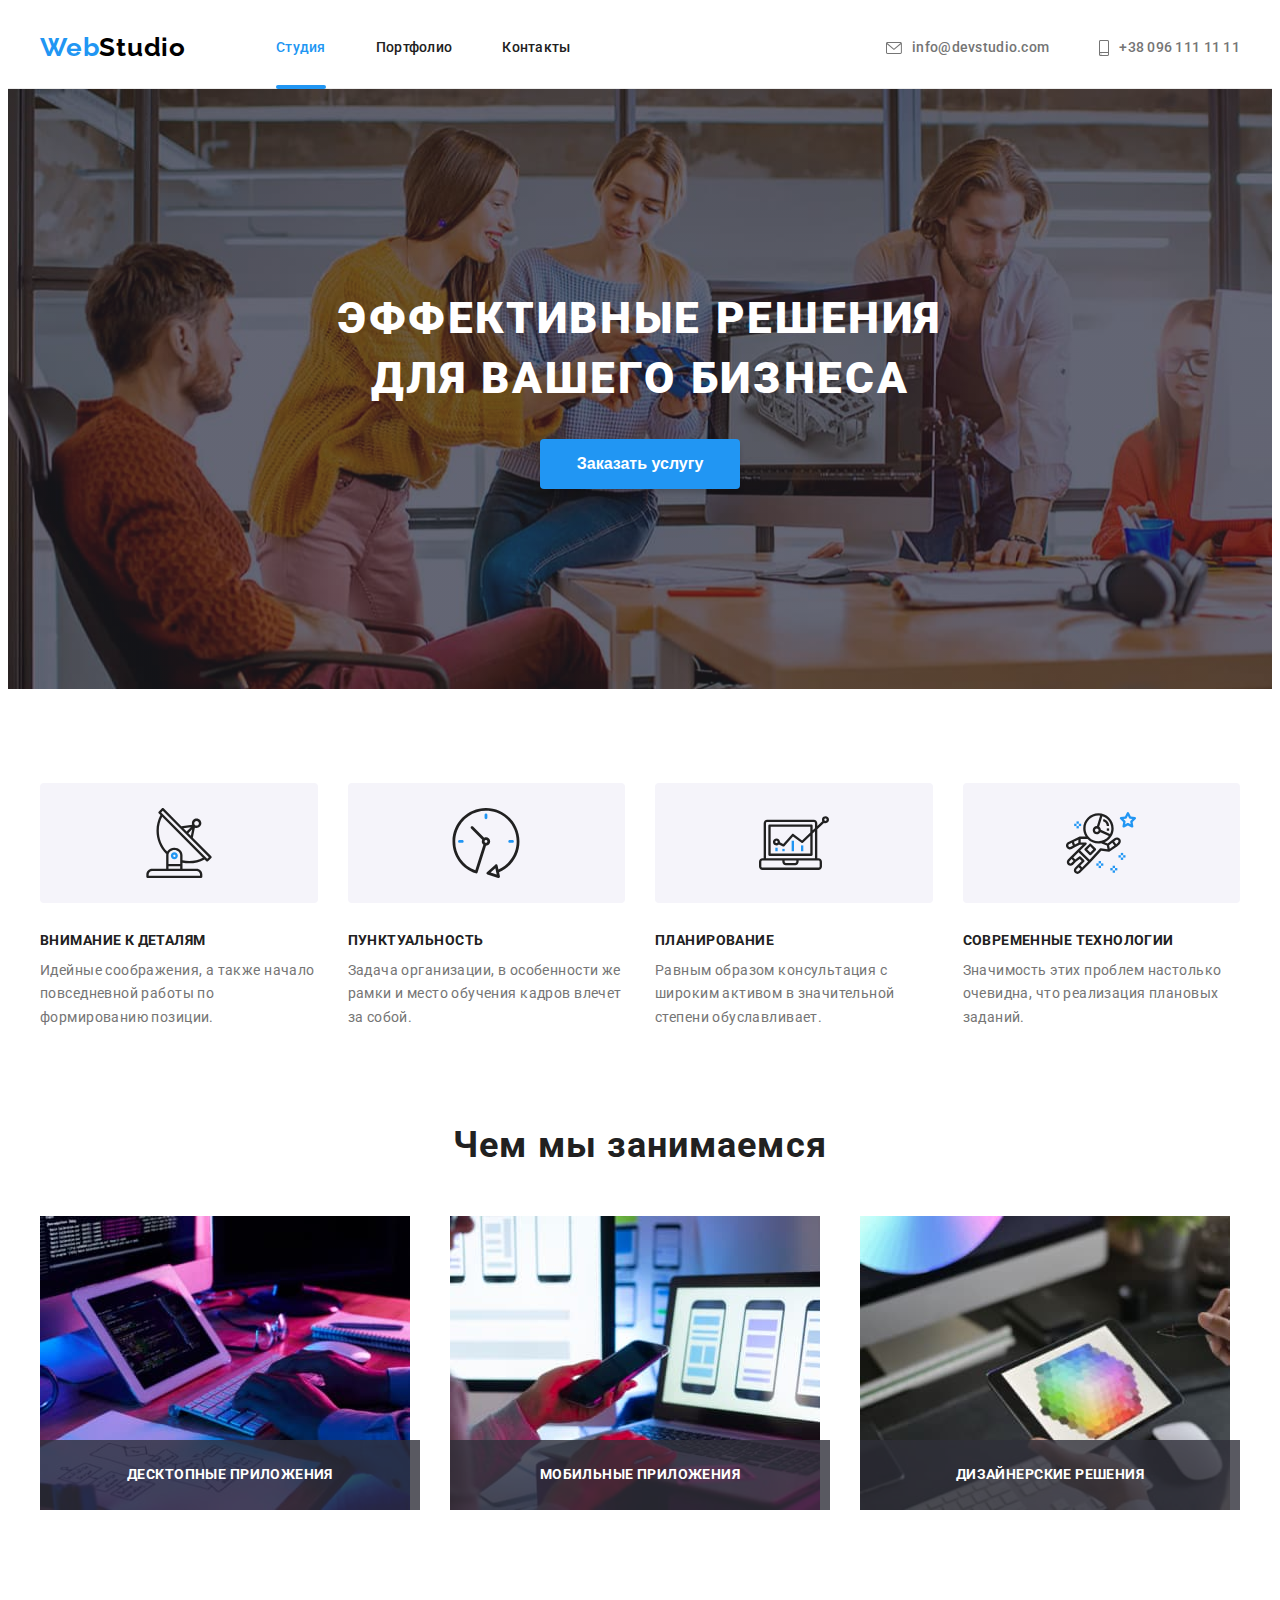
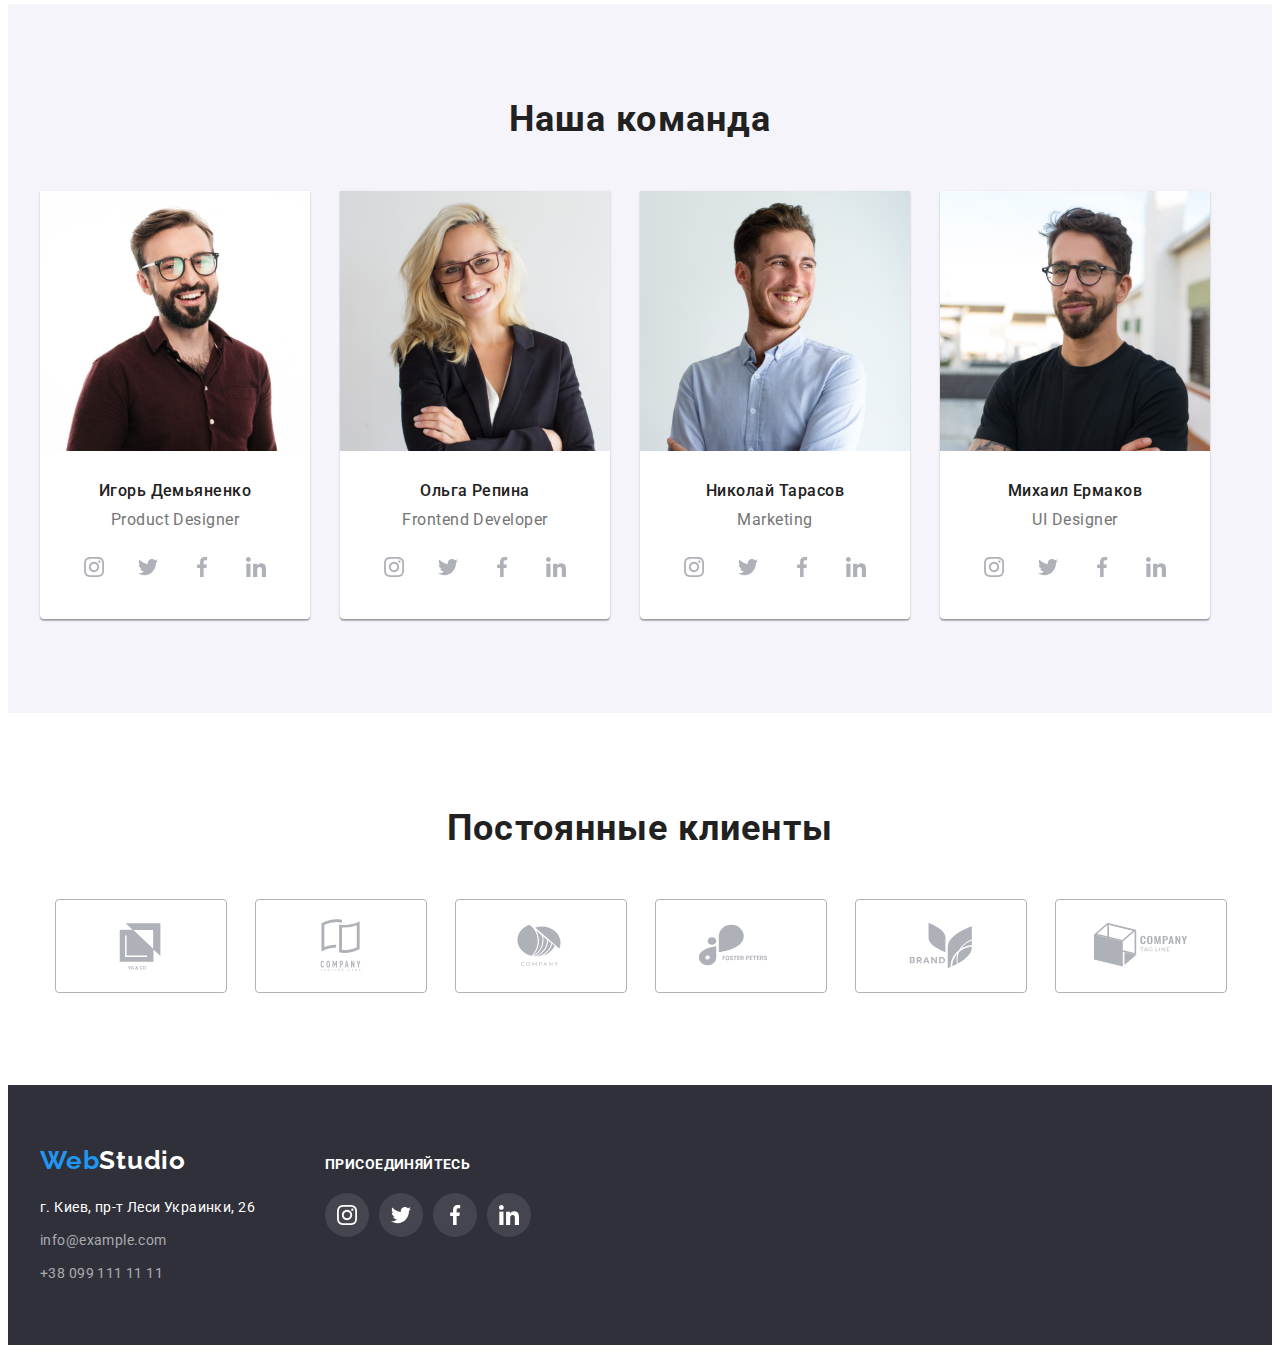
<file: index.html>
<!DOCTYPE html>
<html lang="ru">
<head>
    <meta charset="UTF-8">
    <meta http-equiv="X-UA-Compatible" content="IE=edge">
    <meta name="viewport" content="width=device-width, initial-scale=1.0">
    <title>goit-markup-hw-02</title>
    <link rel="preconnect" href="https://fonts.googleapis.com">
    <link rel="preconnect" href="https://fonts.gstatic.com" crossorigin>
    <link href="https://fonts.googleapis.com/css2?family=Raleway:wght@700&family=Roboto:wght@400;500;700;900&display=swap"
          rel="stylesheet">
    <link rel="stylesheet" href="https://cdnjs.cloudflare.com/ajax/libs/modern-normalize/1.1.0/modern-normalize.min.css"
          integrity="sha512-wpPYUAdjBVSE4KJnH1VR1HeZfpl1ub8YT/NKx4PuQ5NmX2tKuGu6U/JRp5y+Y8XG2tV+wKQpNHVUX03MfMFn9Q=="
          crossorigin="anonymous" referrerpolicy="no-referrer" />
    <link rel="stylesheet" href="./css/styles.css">
</head>
<body>

            <!----------------------HEADER---------------------->

<header class="page-header">
    <div class="container page-header-container">
        <nav class="navigation">
            <a class="link logo logo-header" href="#" lang="en">Web<span class="logo-dark">Studio</span></a>
            <ul class="list navigation-list">
                <li class="navigation-list-item"><a class="link navigation-link-item current" href="#">Студия</a></li>
                <li class="navigation-list-item"><a class="link navigation-link-item " href="./portfolio.html">Портфолио</a></li>
                <li class="navigation-list-item"><a class="link navigation-link-item" href="#">Контакты</a></li>
            </ul>
        </nav>
        <ul class="list contact-list-header">
            <li class="contact-list-header-item">
                <a class="link contact-link-header-item" href="mailto:info@devstudio.com">
                    <svg class="icon-header" width="16" height="12">
                        <use href="./images/icons.svg#icon-envelope"></use>
                    </svg>info@devstudio.com
                </a>
            </li>
            <li class="contact-list-header-item">
                <a class="link contact-link-header-item" href="tel:+380961111111">
                    <svg class="icon-header" width="10" height="16">
                        <use href="./images/icons.svg#icon-smartphone"></use>
                    </svg>+38 096 111 11 11

                </a>
            </li>
        </ul>
    </div>
</header>

<main>

            <!-----------------------HERO---------------------->

<section class="order">
<div class="container">
    <h1 class="order-title">Эффективные решения <br> для вашего бизнеса</h1>
    <button class="modal-butten" type="button" data-modal-open>Заказать услугу</button>
</div>
</section>

            <!------------------FEATURES------------------------>

<section class="features section">
<div class="container">
    <h2 class="visually-hidden">Преимущества</h2>
    
    <ul class="list features-list">
        <li class="features-list-item">
            <div class="features-card">
                <svg class="features-icon" width="70" height="70">
                    <use href="./images/icons.svg#icon-antenna"></use>
                </svg>
            </div>
            <h3 class="features-title-item">Внимание к деталям</h3>
            <p class="features-text">Идейные соображения, а также начало повседневной работы по формированию позиции.</p>
        </li>
        <li class="features-list-item">
            <div class="features-card">
                <svg class="features-icon" width="70" height="70">
                    <use href="./images/icons.svg#icon-clock"></use>
                </svg>
            </div>
            <h3 class="features-title-item">Пунктуальность</h3>
            <p class="features-text">Задача организации, в особенности же рамки и место обучения кадров влечет за собой.</p>
        </li>
        <li class="features-list-item">
            <div class="features-card">
                <svg class="features-icon" width="70" height="70">
                    <use href="./images/icons.svg#icon-diagram"></use>
                </svg>
            </div>
            <h3 class="features-title-item">Планирование</h3>
            <p class="features-text">Равным образом консультация с широким активом в значительной степени обуславливает.</p>
        </li>
        <li class="features-list-item">
            <div class="features-card">
                <svg class="features-icon" width="70" height="70">
                    <use href="./images/icons.svg#icon-astronaut"></use>
                </svg>
            </div>
            <h3 class="features-title-item">Современные технологии</h3>
            <p class="features-text">Значимость этих проблем настолько очевидна, что реализация плановых заданий.</p>
        </li>
    </ul>
</div>
</section>

                    <!--------------------ACTIVITY----------------->

<section class="activity section">
<div class="container">
    <h2 class="activity-title">Чем мы занимаемся</h2>
   <ul class="list activity-list">
        <li class="activity-image">
            <img src="./images/activity/box-1.jpg" alt="верстка" width="370" height="294">
            <p class="activity-lable">Десктопные приложения</p>
        </li>
        <li class="activity-image">
            <img src="./images/activity/box-2.jpg" alt="дизайн" width="370" height="294">
            <p class="activity-lable">Мобильные приложения</p>
        </li>
        <li class="activity-image">
            <img src="./images/activity/box-3.jpg" alt="внешнее оформление" width="370" height="294">
            <p class="activity-lable">Дизайнерские решения</p>
        </li>
   </ul>
</div>
</section>

                     <!------------------OUR TEAM------------------>

<section class="our-team section">
<div class="container">
    <h2 class="our-team-title">Наша команда</h2>
    <ul class="list our-team-list">
        <li class="our-team-item">
        <img class="our-team-image" src="./images/our-team/igor.jpg" alt="работник игорь" width="270" height="260">
        <div class="our-team-bottom-part">
        <h3 class="our-team-name">Игорь Демьяненко</h3>
        <p class="our-team-text" lang="en">Product Designer</p>
        <ul class="social-list list">
            <li class="social-list-item">
                <a href="" class="social-list-link">
                    <svg class="social-list-icon" width="20" height="20">
                        <use href="./images/icons.svg#icon-instagram"></use>
                    </svg>
                </a>
            </li>
            <li class="social-list-item">
                <a href="" class="social-list-link">
                    <svg class="social-list-icon" width="20" height="20">
                        <use href="./images/icons.svg#icon-twitter"></use>
                    </svg>
                </a>
            </li>
            <li class="social-list-item">
                <a href="" class="social-list-link">
                    <svg class="social-list-icon" width="20" height="20">
                        <use href="./images/icons.svg#icon-facebook"></use>
                    </svg>
                </a>
            </li>
            <li class="social-list-item">
                <a href="" class="social-list-link">
                    <svg class="social-list-icon" width="20" height="20">
                        <use href="./images/icons.svg#icon-linkedin"></use>
                    </svg>
                </a>
            </li>
        </ul>
        </div>
        </li>
        <li class="our-team-item">
            <img class="our-team-image" src="./images/our-team/olga.jpg" alt="работник ольга" width="270" height="260">
            <div class="our-team-bottom-part"><h3 class="our-team-name">Ольга Репина</h3>
            <p class="our-team-text" lang="en">Frontend Developer</p>
        <ul class="social-list list">
            <li class="social-list-item">
                <a href="" class="social-list-link">
                    <svg class="social-list-icon" width="20" height="20">
                        <use href="./images/icons.svg#icon-instagram"></use>
                    </svg>
                </a>
            </li>
            <li class="social-list-item">
                <a href="" class="social-list-link">
                    <svg class="social-list-icon" width="20" height="20">
                        <use href="./images/icons.svg#icon-twitter"></use>
                    </svg>
                </a>
            </li>
            <li class="social-list-item">
                <a href="" class="social-list-link">
                    <svg class="social-list-icon" width="20" height="20">
                        <use href="./images/icons.svg#icon-facebook"></use>
                    </svg>
                </a>
            </li>
            <li class="social-list-item">
                <a href="" class="social-list-link">
                    <svg class="social-list-icon" width="20" height="20">
                        <use href="./images/icons.svg#icon-linkedin"></use>
                    </svg>
                </a>
            </li>
        </ul>
        </div>
        </li>
        <li class="our-team-item">
            <img class="our-team-image" src="./images/our-team/nikolai.jpg" alt="работник николай" width="270" height="260">
            <div class="our-team-bottom-part"><h3 class="our-team-name">Николай Тарасов</h3>
            <p class="our-team-text" lang="en">Marketing</p>
        <ul class="social-list list">
            <li class="social-list-item">
                <a href="" class="social-list-link">
                    <svg class="social-list-icon" width="20" height="20">
                        <use href="./images/icons.svg#icon-instagram"></use>
                    </svg>
                </a>
            </li>
            <li class="social-list-item">
                <a href="" class="social-list-link">
                    <svg class="social-list-icon" width="20" height="20">
                        <use href="./images/icons.svg#icon-twitter"></use>
                    </svg>
                </a>
            </li>
            <li class="social-list-item">
                <a href="" class="social-list-link">
                    <svg class="social-list-icon" width="20" height="20">
                        <use href="./images/icons.svg#icon-facebook"></use>
                    </svg>
                </a>
            </li>
            <li class="social-list-item">
                <a href="" class="social-list-link">
                    <svg class="social-list-icon" width="20" height="20">
                        <use href="./images/icons.svg#icon-linkedin"></use>
                    </svg>
                </a>
            </li>
        </ul>
        </div>
        </li>
        <li class="our-team-item">
            <img class="our-team-image" src="./images/our-team/mihail.jpg" alt="работник михаил" width="270" height="260">
            <div class="our-team-bottom-part"><h3 class="our-team-name">Михаил Ермаков</h3>
            <p class="our-team-text" lang="en">UI Designer</p>
        <ul class="social-list list">
            <li class="social-list-item">
                <a href="" class="social-list-link">
                    <svg class="social-list-icon" width="20" height="20">
                        <use href="./images/icons.svg#icon-instagram"></use>
                    </svg>
                </a>
            </li>
            <li class="social-list-item">
                <a href="" class="social-list-link">
                    <svg class="social-list-icon" width="20" height="20">
                        <use href="./images/icons.svg#icon-twitter"></use>
                    </svg>
                </a>
            </li>
            <li class="social-list-item">
                <a href="" class="social-list-link">
                    <svg class="social-list-icon" width="20" height="20">
                        <use href="./images/icons.svg#icon-facebook"></use>
                    </svg>
                </a>
            </li>
            <li class="social-list-item">
                <a href="" class="social-list-link">
                    <svg class="social-list-icon" width="20" height="20">
                        <use href="./images/icons.svg#icon-linkedin"></use>
                    </svg>
                </a>
            </li>
        </ul>
        </div>
        </li>
    </ul>  
</div>
</section>

                    <!---------------------CLIENTS---------------------->

<section class="clients section">
    <div class="container">
    <h2 class="title-clients">Постоянные клиенты</h2>
    <ul class="clients-list list">
        <li class="clients-item">
            <a href="" class="clients-link">
                <svg class="clients-icon" width="106" height="60">
                    <use href="./images/icons.svg#icon-Logo-1"></use>
                </svg>
            </a>
        </li>
        <li class="clients-item">
            <a href="" class="clients-link">
                <svg class="clients-icon" width="106" height="60">
                    <use href="./images/icons.svg#icon-Logo-2"></use>
                </svg>
            </a>
        </li>
        <li class="clients-item">
            <a href="" class="clients-link">
                <svg class="clients-icon" width="106" height="60">
                    <use href="./images/icons.svg#icon-Logo-3"></use>
                </svg>
            </a>
        </li>
        <li class="clients-item">
            <a href="" class="clients-link">
                <svg class="clients-icon" width="106" height="60">
                    <use href="./images/icons.svg#icon-Logo-4"></use>
                </svg>
            </a>
        </li>
        <li class="clients-item">
            <a href="" class="clients-link">
                <svg class="clients-icon" width="106" height="60">
                    <use href="./images/icons.svg#icon-Logo-5"></use>
                </svg>
            </a>
        </li>
        <li class="clients-item">
            <a href="" class="clients-link">
                <svg class="clients-icon" width="106" height="60">
                    <use href="./images/icons.svg#icon-Logo-6"></use>
                </svg>
            </a>
        </li>
    </ul>
    </div>
</section>

</main>

                    <!-------------------FOOTER-------------------->

<footer class="footer">
<div class="container container-flex">

    <div class="footer-left-side">
        <a class="link logo logo-footer" href="#" lang="en">Web<span class="logo-light">Studio</span></a>
        <address class="address">
            <ul class="list address-list">
                <li class="address-list-item">
                    <a class="link address-footer" href="https://goo.gl/maps/XNdB4Refi6bybGRC9" target="_blank" rel="noopener noreferrer">г. Киев, пр-т Леси
                Украинки, 26</a>
                </li>
                <li class="address-list-item">
                    <a class=" link address-link-item" href="mailto:nfo@example.com">info@example.com</a>
                </li>
                <li class="address-list-item">
                    <a class="link address-link-item" href="tel:380991111111">+38 099 111 11 11</a>
                </li>
            </ul>
        </address>
    </div>

    <div class="footer-right-side">
        <h2 class="title-footer">присоединяйтесь</h2>
        <ul class="social-list-footer list">
            <li class="social-item-footer">
                <a href="" class="social-link-footer">
                    <svg class="social-icon-footer" width="20" height="20">
                        <use href="./images/icons.svg#icon-instagram"></use>
                    </svg>
                </a>
            </li>
            <li class="social-item-footer">
                <a href="" class="social-link-footer">
                    <svg class="social-icon-footer" width="20" height="20">
                        <use href="./images/icons.svg#icon-twitter"></use>
                    </svg>
                </a>
            </li>
            <li class="social-item-footer">
                <a href="" class="social-link-footer">
                    <svg class="social-icon-footer" width="20" height="20">
                        <use href="./images/icons.svg#icon-facebook"></use>
                    </svg>
                </a>
            </li>
            <li class="social-item-footer">
                <a href="" class="social-link-footer">
                    <svg class="social-icon-footer" width="20" height="20">
                        <use href="./images/icons.svg#icon-linkedin"></use>
                    </svg>
                </a>
            </li>
        </ul>
    </div>
</div>
</footer>

                    <!------------------BACKDROP--------------------->

<div class="backdrop is-hidden" data-modal>
    <div class="modal">
        <button type="button" class="modal-close-btn" data-modal-close>
            <svg class="modal-close-btn-icon" width="18" height="18">
                <use href="./images/icons.svg#icon-close-icon"></use>
            </svg>
        </button>
    </div>
</div>

<script src="./js/modal.js"></script>
</body>
</html>
</file>
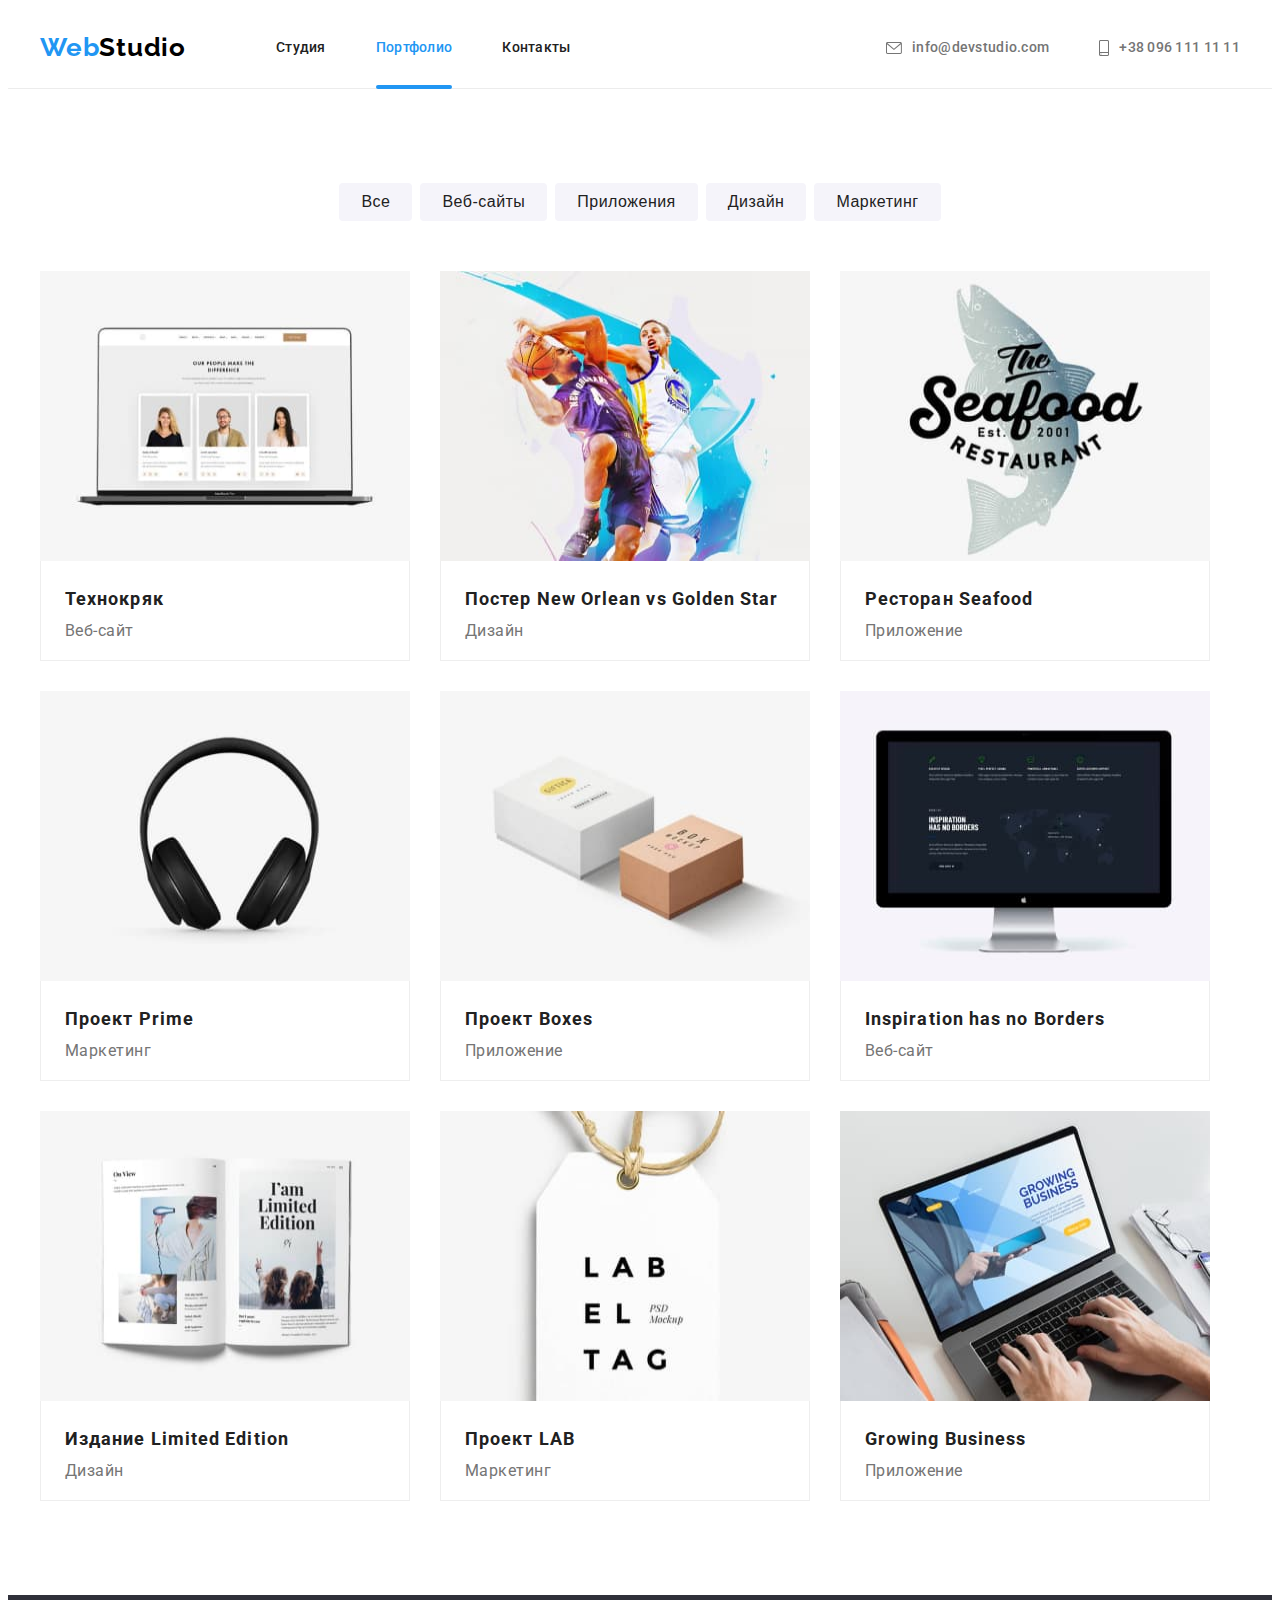
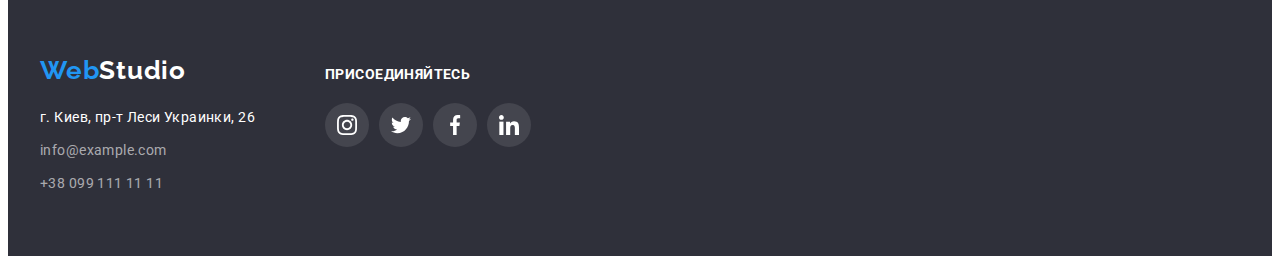
<file: portfolio.html>
<!DOCTYPE html>
<html lang="ru">
<head>
    <meta charset="UTF-8">
    <meta http-equiv="X-UA-Compatible" content="IE=edge">
    <meta name="viewport" content="width=device-width, initial-scale=1.0">
    <title>portfolio</title>
    <link rel="preconnect" href="https://fonts.googleapis.com">
    <link rel="preconnect" href="https://fonts.gstatic.com" crossorigin>
    <link href="https://fonts.googleapis.com/css2?family=Raleway:wght@700&family=Roboto:wght@400;500;700;900&display=swap"
          rel="stylesheet">
    <link rel="stylesheet" href="https://cdnjs.cloudflare.com/ajax/libs/modern-normalize/1.1.0/modern-normalize.min.css"
          integrity="sha512-wpPYUAdjBVSE4KJnH1VR1HeZfpl1ub8YT/NKx4PuQ5NmX2tKuGu6U/JRp5y+Y8XG2tV+wKQpNHVUX03MfMFn9Q=="
          crossorigin="anonymous" referrerpolicy="no-referrer" />
    <link rel="stylesheet" href="./css/styles.css">
</head>
<body>

                <!-----------------HEADER------------------>
<header class="page-header">
<div class="container page-header-container">
    <nav class="navigation">
        <a class="link logo logo-header" href="#" lang="en">Web<span class="logo-dark">Studio</span></a>
        <ul class="list navigation-list">
            <li class="navigation-list-item"><a class="link navigation-link-item " href="./index.html">Студия</a></li>
            <li class="navigation-list-item"><a class="link navigation-link-item current" href="#">Портфолио</a></li>
            <li class="navigation-list-item"><a class="link navigation-link-item" href="#">Контакты</a></li>
        </ul>
    </nav>
    <ul class="list contact-list-header">
        <li class="contact-list-header-item">
            <a class="link contact-link-header-item" href="mailto:info@devstudio.com">
                <svg class="icon-header" width="16" height="12">
                    <use href="./images/icons.svg#icon-envelope"></use>
                </svg>info@devstudio.com
            </a>
        </li>
        <li class="contact-list-header-item">
            <a class="link contact-link-header-item" href="tel:+380961111111">
                <svg class="icon-header" width="10" height="16">
                    <use href="./images/icons.svg#icon-smartphone"></use>
                </svg>+38 096 111 11 11
    
            </a>
        </li>
    </ul>
</div>
</header>

    
                <!-----------------MAIN------------------>
    <main>

        <section class="catalog section">
        <div class="container">
            <h1 class="visually-hidden">Наши услуги</h1>
            <ul class="list service-list">
                <li class="service-list-item"><button class="service-list-button" type="button">Все</button></li>
                <li class="service-list-item"><button class="service-list-button" type="button">Веб-сайты</button></li>
                <li class="service-list-item"><button class="service-list-button" type="button">Приложения</button></li>
                <li class="service-list-item"><button class="service-list-button" type="button">Дизайн</button></li>
                <li class="service-list-item"><button class="service-list-button" type="button">Маркетинг</button></a></li>
            </ul>
        
            <ul class="list catalog-list">
                <li class="catalog-item">
                    <a href="" class="catalog-link link">
                        <div class="catalog-img-wrapper">
                            <img class="catalog-image" src="./images/catalog/img.jpg" alt="ноут-бук с изображением сайта" width="370" height="290">
                            <p class="catalog-overlay">Ресурс предлагает комплексные предложения с разным уровнем функционала и сервисов. Все это
                            позволит посетителю получить
                            исчерпывающие сведения о компании или частном лице.</p>
                        </div>
                        <div class="catalog-item-bottom-part">
                            <h2 class="catalog-title">Технокряк</h2>
                            <p class="catalog-text">Веб-сайт</p>
                        </div>
                    </a>
                </li>
                <li class="catalog-item">
                    <a href="" class="catalog-link link">
                        <div class="catalog-img-wrapper">
                            <img class="catalog-image" src="./images/catalog/img-1.jpg" alt="два баскетболиста с мячом в прыжке" width="370" height="290">
                            <p class="catalog-overlay">Ресурс предлагает комплексные предложения с разным уровнем функционала и сервисов. Все это
                            позволит посетителю получить
                            исчерпывающие сведения о компании или частном лице.</p>
                        </div>
                        <div class="catalog-item-bottom-part">
                            <h2 class="catalog-title">Постер New Orlean vs Golden Star</h2>
                            <p class="catalog-text">Дизайн</p>
                        </div>
                    </a>
                </li>
                <li class="catalog-item">
                    <a href="" class="catalog-link link">
                        <div class="catalog-img-wrapper">
                            <img class="catalog-image" src="./images/catalog/img-2.jpg" alt="эмблема ресторана в виде рыбы" width="370" height="290">
                            <p class="catalog-overlay">Ресурс предлагает комплексные предложения с разным уровнем функционала и сервисов. Все это
                            позволит посетителю получить
                            исчерпывающие сведения о компании или частном лице.</p>
                        </div>
                        <div class="catalog-item-bottom-part">
                            <h2 class="catalog-title">Ресторан Seafood</h2>
                            <p class="catalog-text">Приложение</p>
                        </div>
                    </a>
                </li>
                <li class="catalog-item">
                    <a href="" class="catalog-link link">
                        <div class="catalog-img-wrapper">
                            <img class="catalog-image" src="./images/catalog/img-3.jpg" alt="наушники" width="370" height="290">
                            <p class="catalog-overlay">Ресурс предлагает комплексные предложения с разным уровнем функционала и сервисов. Все это
                            позволит посетителю получить
                            исчерпывающие сведения о компании или частном лице.</p>
                        </div>
                        <div class="catalog-item-bottom-part">
                            <h2 class="catalog-title">Проект Prime</h2>
                            <p class="catalog-text">Маркетинг</p>
                        </div>
                    </a>
                </li>
                <li class="catalog-item">
                    <a href="" class="catalog-link link">
                        <div class="catalog-img-wrapper">
                            <img class="catalog-image" src="./images/catalog/img-4.jpg" alt="две картонные коробки" width="370" height="290">
                            <p class="catalog-overlay">Ресурс предлагает комплексные предложения с разным уровнем функционала и сервисов. Все это
                            позволит посетителю получить
                            исчерпывающие сведения о компании или частном лице.</p>
                        </div>
                        <div class="catalog-item-bottom-part">
                            <h2 class="catalog-title">Проект Boxes</h2>
                            <p class="catalog-text">Приложение</p>
                        </div>
                    </a>
                </li>
                <li class="catalog-item">
                    <a href="" class="catalog-link link">
                        <div class="catalog-img-wrapper">
                            <img class="catalog-image" src="./images/catalog/img-5.jpg" alt="монитор с изображением сайта" width="370" height="290">
                            <p class="catalog-overlay">Ресурс предлагает комплексные предложения с разным уровнем функционала и сервисов. Все это
                            позволит посетителю получить
                            исчерпывающие сведения о компании или частном лице.</p>
                        </div>
                        <div class="catalog-item-bottom-part">
                            <h2 class="catalog-title" lang="en">Inspiration has no Borders</h2>
                            <p class="catalog-text">Веб-сайт</p>
                        </div>
                    </a>
                </li>
                <li class="catalog-item">
                    <a href="" class="catalog-link link">
                        <div class="catalog-img-wrapper">
                            <img class="catalog-image" src="./images/catalog/img-6.jpg" alt="открытая книга" width="370" height="290">
                            <p class="catalog-overlay">Ресурс предлагает комплексные предложения с разным уровнем функционала и сервисов. Все это
                            позволит посетителю получить
                            исчерпывающие сведения о компании или частном лице.</p>
                        </div>
                        <div class="catalog-item-bottom-part">
                            <h2 class="catalog-title">Издание Limited Edition</h2>
                            <p class="catalog-text">Дизайн</p>
                        </div>
                    </a>
                </li>
                <li class="catalog-item">
                    <a href="" class="catalog-link link">
                        <div class="catalog-img-wrapper">
                            <img class="catalog-image" src="./images/catalog/img-7.jpg" alt="бумажная бирка на канатике" width="370" height="290">
                            <p class="catalog-overlay">Ресурс предлагает комплексные предложения с разным уровнем функционала и сервисов. Все это
                            позволит посетителю получить
                            исчерпывающие сведения о компании или частном лице.</p>
                        </div>
                        <div class="catalog-item-bottom-part">
                            <h2 class="catalog-title">Проект LAB</h2>
                            <p class="catalog-text">Маркетинг</p>
                        </div>
                    </a>
                </li>
                <li class="catalog-item">
                    <a href="" class="catalog-link link">
                        <div class="catalog-img-wrapper">
                            <img class="catalog-image" src="./images/catalog/img-8.jpg" alt="работа на ноут-буке" width="370" height="290">
                            <p class="catalog-overlay">Ресурс предлагает комплексные предложения с разным уровнем функционала и сервисов. Все это
                            позволит посетителю получить
                            исчерпывающие сведения о компании или частном лице.</p>
                        </div>
                        <div class="catalog-item-bottom-part">
                            <h2 class="catalog-title" lang="en">Growing Business</h2>
                            <p class="catalog-text">Приложение</p>
                        </div>
                    </a>
                </li>
            </ul>
        </div>
        </section>
       
    </main>

                <!-----------------FOOTER------------------>
<footer class="footer">
    <div class="container container-flex">

        <div class="footer-left-side">
            <a class="link logo logo-footer" href="#" lang="en">Web<span class="logo-light">Studio</span></a>
            <address class="address">
                <ul class="list address-list">
                    <li class="address-list-item">
                        <a class="link address-footer" href="https://goo.gl/maps/XNdB4Refi6bybGRC9" target="_blank"
                            rel="noopener noreferrer">г. Киев, пр-т Леси
                            Украинки, 26</a>
                    </li>
                    <li class="address-list-item">
                        <a class=" link address-link-item" href="mailto:nfo@example.com">info@example.com</a>
                    </li>
                    <li class="address-list-item">
                        <a class="link address-link-item" href="tel:380991111111">+38 099 111 11 11</a>
                    </li>
                </ul>
            </address>
        </div>

        <div class="footer-right-side">
            <h2 class="title-footer">присоединяйтесь</h2>
            <ul class="social-list-footer list">
                <li class="social-item-footer">
                    <a href="" class="social-link-footer">
                        <svg class="social-icon-footer width=" 20" height="20">
                            <use href="./images/icons.svg#icon-instagram"></use>
                        </svg>
                    </a>
                </li>
                <li class="social-item-footer">
                    <a href="" class="social-link-footer">
                        <svg class="social-icon-footer width=" 20" height="20">
                            <use href="./images/icons.svg#icon-twitter"></use>
                        </svg>
                    </a>
                </li>
                <li class="social-item-footer">
                    <a href="" class="social-link-footer">
                        <svg class="social-icon-footer width=" 20" height="20">
                            <use href="./images/icons.svg#icon-facebook"></use>
                        </svg>
                    </a>
                </li>
                <li class="social-item-footer">
                    <a href="" class="social-link-footer">
                        <svg class="social-icon-footer width=" 20" height="20">
                            <use href="./images/icons.svg#icon-linkedin"></use>
                        </svg>
                    </a>
                </li>
            </ul>
        </div>
    </div>
</footer>
    
</body>
</html>
</file>
<file: css/styles.css>
:root {
    --primary-font: 'Roboto', sans-serif;
    --color-in-action: #2196F3;
    --color-title: #212121;
    --color-text: #757575;
    --color-dark: #000000;
    --color-light: #FFFFFF;
    --background-darc: #2F303A;
    --background-light: #F5F4FA;
    --address-link: rgba(255, 255, 255, 0.6);
}

h1,
h2,
h3,
p {
    margin-top: 0;
    margin-bottom: 0;
}

ul,
ol {
    margin-top: 0;
    margin-bottom: 0;
    padding-left: 0;
}

img {
    display: block;
}

.list {
    list-style: none;
}

.link {
    text-decoration: none;
}

body {
font-family: var(--primary-font);
color: var(--color-text);
}

.container {
    width: 1200px;
    margin-left: auto;
    margin-right: auto;
    padding-left: 15px;
    padding-right: 15px;
}

.section {
    padding-top: 94px;
    padding-bottom: 94px;
}

/*==========================COMPONENTS====================*/

.logo {
    font-family: 'Raleway',sans-serif;
    font-weight: 700;
    font-size: 26px;
    line-height: 1.19;
    letter-spacing: 0.03em;
    color: var(--color-in-action);

    display: block;
}

.logo-dark {
    color: var(--color-dark);
}

.logo-light {
color: var(--color-light);
}

.visually-hidden {
    position: absolute;
    width: 1px;
    height: 1px;
    margin: -1px;
    border: 0;
    padding: 0;
    white-space: nowrap;
    clip-path: inset(100%);
    clip: rect(0 0 0 0);
    overflow: hidden;
}

/*==========================/COMPONENTS====================*/

/*=============================HEADER=====================*/

.page-header-container {
    display: flex;
    align-items: center;
}

.navigation {
    display: flex;
    align-items: center;
}

.navigation-list {
    display: flex;
    align-items: center;
}

.contact-list-header {
    display: flex;
    align-items: center;
    margin-left: auto;
}

.logo-header {
    margin-right: 90px;
    padding-top: 24px;
    padding-bottom: 25px;
}

.navigation-list-item:not(:last-child),
.contact-list-header-item:not(:last-child) {
    margin-right: 50px;
}

.page-header {
    background: var(--color-light);
    border-bottom: 1px solid #ECECEC;
    }

.navigation-link-item {
    display: block;
    position: relative;
    font-weight: 500;
    font-size: 14px;
    line-height: 1.14;
    letter-spacing: 0.02em;
    color: var(--color-title);
    padding-top: 32px;
    padding-bottom: 32px;

    transition: color 250ms cubic-bezier(0.4, 0, 0.2, 1);
}

.navigation-link-item:hover,
.navigation-link-item:focus {
    color: var(--color-in-action);
}

.contact-link-header-item {
    display: flex;
    align-items: center;
    font-weight: 500;
    font-size: 14px;
    line-height: 1.14;
    letter-spacing: 0.02em;
    color: var(--color-text);
    padding-top: 32px;
    padding-bottom: 32px;

    transition: color 250ms cubic-bezier(0.4, 0, 0.2, 1);
}

.contact-link-header-item:hover,
.contact-link-header-item:focus {
    color: var(--color-in-action);
}

.contact-link-header-item:hover .icon-header,
.contact-link-header-item:focus .icon-header {
    fill: var(--color-in-action);
}

.current {
    color: var(--color-in-action);
}

.icon-header {
    fill: var(--color-text);
    margin-right: 10px;

    transition: fill 250ms cubic-bezier(0.4, 0, 0.2, 1);
}

.current::after {
    content: '';
    position: absolute;
    display: block;
    width: 100%;
    height: 4px;
    left: 0;
    bottom: -1px;
    background: var(--color-in-action);
    border-radius: 2px;
}

/*=============================/HEADER=====================*/

/*===============================HERO======================*/

.order {
    background: #C4C4C4;
    padding-top: 200px;
    padding-bottom: 200px;
    margin-left: auto;
    margin-right: auto;
    max-width: 1600px;
    background-image: linear-gradient(rgba(47, 48, 58, 0.4), rgba(47, 48, 58, 0.4)), url(../images/hero/bg.jpg);
    background-size: cover;
    background-position: initial;
    background-repeat: no-repeat;
}

.order-title {
    font-weight: 900;
    font-size: 44px;
    line-height: 1.36;
    text-align: center;
    letter-spacing: 0.06em;
    text-transform: uppercase;
    color: var(--color-light);

    margin-bottom: 30px;
    text-align: center;
}

.modal-butten {
        font-weight: 700;
        font-size: 16px;
        line-height: 1.87;
        color: var(--color-light);
        background: var(--color-in-action);
        cursor: pointer;

        min-width: 200px;
        padding: 10px 32px;
        box-shadow: 0px 4px 4px rgba(0, 0, 0, 0.15);
        border-radius: 4px;
        border: none;

        display: block;
        margin-left: auto;
        margin-right: auto;
}

/*==============================/HERO=======================*/

/*=============================FEATURES=====================*/

.features-title-item {
    font-weight: 700;
    font-size: 14px;
    line-height: 1.14;
    letter-spacing: 0.03em;
    text-transform: uppercase;
    color: var(--color-title);

    margin-bottom: 10px;
}

.features-text {
        font-size: 14px;
        line-height: 1.71;
        letter-spacing: 0.03em;     
}

.features-list {
    display: flex;
    justify-content: center;
    margin-left: -30px;
    margin-top: -30px;
}

.features-list-item {
    margin-left: 30px;
    margin-top: 30px;
    flex-basis: calc((100% - 120px) / 4);
}

.features-card{
    display: flex;
    align-items: center;
    justify-content: center;
    height: 120px;
    background: var(--background-light);
    border-radius: 4px;
    margin-bottom: 30px;
    }

/*=============================/FEATURES=====================*/

/*=============================ACTIVITY=====================*/
.activity {
    padding-top: 0;
}


.activity-title {
    font-weight: 700;
    font-size: 36px;
    line-height: 1.17;
    letter-spacing: 0.03em;
    color: var(--color-title);

    margin-bottom: 50px;
    text-align: center;
}

.activity-list {
    display: flex;
    flex-wrap: wrap;
    margin-left: -30px;
    margin-top: -50px;
}

.activity-image {
    position: relative;
    margin-left: 30px;
    margin-top: 50px;
    flex-basis: calc((100% - 90px) / 3);
}

.activity-lable {
    position: absolute;
    display: flex;
    justify-content: center;
    align-items: center;
    left: 0;
    bottom: 0;
    width: 100%;
    height: 70px;
    background: rgba(47, 48, 58, 0.8);

    font-weight: 700;
    font-size: 14px;
    line-height: 1.14;
    text-align: center;
    letter-spacing: 0.03em;
    text-transform: uppercase;
    color: var(--color-light);
}

/*=============================/ACTIVITY=====================*/

/*=============================OUR TEAM=====================*/

.our-team {
    background: var(--background-light);
}

.our-team-item {
    background: var(--color-light);
    flex-basis: calc((100% - 120px) / 4);
    box-shadow: 0px 1px 3px rgba(0, 0, 0, 0.12), 0px 1px 1px rgba(0, 0, 0, 0.14), 0px 2px 1px rgba(0, 0, 0, 0.2);
    border-radius: 0px 0px 4px 4px;
}

.our-team-title {
        font-weight: 700;
        font-size: 36px;
        line-height: 1.17;
        letter-spacing: 0.03em;
        color: var(--color-title);

        margin-bottom: 50px;
        text-align: center;
}

.our-team-name {
        font-weight: 500;
        font-size: 16px;
        line-height: 1.19;
        text-align: center;
        letter-spacing: 0.03em;
        color: var(--color-title);

        margin-bottom: 10px;
}

.our-team-text {
        font-size: 16px;
        line-height: 1.19;
        text-align: center;
        letter-spacing: 0.03em;
        margin-bottom: 16px;
}

.our-team-list {
    display: flex;
    flex-wrap: wrap;
}

.our-team-item:not(:nth-child(4n)) {
    margin-right: 30px;
}

.our-team-item:not(:nth-last-child(-n+4)) {
    margin-bottom: 30px;
}

.our-team-bottom-part {
    padding-top: 30px;
    padding-bottom: 30px
}

.social-list {
    display: flex;
    justify-content: center;   
}

.social-list-item:not(:last-child) {
    margin-right: 10px;
}

.social-list-link {
    display: flex;
    align-items: center;
    justify-content: center;
    width: 100%;
    height: 100%;
    border-radius: 50%;
    background-color: var(--color-light);
    
    transition: background 250ms cubic-bezier(0.4, 0, 0.2, 1);
}

.social-list-icon {
    fill: #AFB1B8;

    transition: fill 250ms cubic-bezier(0.4, 0, 0.2, 1);
}

.social-list-link:hover,
.social-list-link:focus {
    background-color: var(--color-in-action);
}

.social-list-link:hover .social-list-icon, 
.social-list-link:focus .social-list-icon {
    fill: var(--color-light);
}

.social-list-item {
    width: 44px;
    height: 44px;
}

/*=============================/OUR TEAM=====================*/

/*=============================CLIENTS=======================*/

.title-clients {
    font-weight: 700;
    font-size: 36px;
    line-height: 1.17;
    text-align: center;
    letter-spacing: 0.03em;
    color: #212121;
    margin-bottom: 50px;
}

.clients-list {
    display: flex;
    justify-content: center;
}

.clients-item:not(:last-child) {
    margin-right: 30px;
}

.clients-link {
    display: flex;
    align-items: center;
    justify-content: center;
    width: 100%;
    height: 100%;
    border: 1px solid #AFB1B8;
    border-radius: 4px;

    transition: border 250ms cubic-bezier(0.4, 0, 0.2, 1);
  }

.clients-icon {
    fill: #AFB1B8;

    transition: fill 250ms cubic-bezier(0.4, 0, 0.2, 1);
}

.clients-link:hover .clients-icon,
.clients-link:focus .clients-icon {
    fill: var(--color-in-action);
}

.clients-link:hover,
.clients-link:focus {
    border-color: var(--color-in-action);
}

.clients-item {
    width: 170px;
    height: 92px;
}

/*=============================/CLIENTS=======================*/

/*==========================PORTFOLIO=================*/

.service-list-button {
        border: none;
        font-weight: 500;
        font-size: 16px;
        line-height: 1.62;
        text-align: center;
        letter-spacing: 0.03em;
        color: var(--color-title);
        background: var(--background-light);
        cursor: pointer;
        padding: 6px 22px;
        border-radius: 4px;

        transition: background 250ms cubic-bezier(0.4, 0, 0.2, 1), color 250ms cubic-bezier(0.4, 0, 0.2, 1), box-shadow 250ms cubic-bezier(0.4, 0, 0.2, 1);
}

.service-list-button:hover,
.service-list-button:focus {
    color: var(--color-light);
    background: var(--color-in-action);
    box-shadow: 0px 3px 1px rgba(0, 0, 0, 0.1), 0px 1px 2px rgba(0, 0, 0, 0.08), 0px 2px 2px rgba(0, 0, 0, 0.12);
}

.catalog-item {
    background: var(--color-light); 
    flex-basis: calc((100% - 270px) / 9);
}

.catalog-item:not(:nth-last-child(-n+3)) {
    margin-bottom: 30px;
}

.catalog-item:not(:nth-child(3n)) {
    margin-right: 30px;
}

.catalog-title {
        font-weight: 700;
        font-size: 18px;
        line-height: 2;
        letter-spacing: 0.06em;
        color: var(--color-title);

        margin-bottom: 4px;
}

.catalog-text {
        font-size: 16px;
        line-height: 1,87;
        letter-spacing: 0.03em;
        color: var(--color-text);
}

.service-list {
    display: flex;
    flex-wrap: wrap;
    margin-bottom: 50px;
    justify-content: center;
}

.service-list-item:not(:last-child) {
   margin-right: 8px;
}

.catalog-list {
    display: flex;
    flex-wrap: wrap;
}

.catalog-item-bottom-part {
    border: 1px solid #EEEEEE;
    border-top: none;
    padding: 20px 24px;
}

.catalog-link {
    display: block;
    transition: box-shadow 250ms cubic-bezier(0.4, 0, 0.2, 1);   

}

.catalog-link:hover,
.catalog-link:focus {
    box-shadow: 0px 1px 1px rgba(0, 0, 0, 0.12), 0px 4px 4px rgba(0, 0, 0, 0.06), 1px 4px 6px rgba(0, 0, 0, 0.16);
}

.catalog-img-wrapper {
    position: relative;
    overflow: hidden;
}

.catalog-overlay {
    position: absolute;
    left: 0;
    top: 0;
    width: 100%;
    height: 100%;
    padding: 63px 24px;
    background: rgba(33, 150, 243, 0.9);
    font-family: var(--primary-font);
    font-weight: 400;
    font-size: 18px;
    line-height: 1.5;
    letter-spacing: 0.03em;
    color: #FFFFFF;
    overflow: auto;

    transform: translateY(100%);
    transition: transform 250ms cubic-bezier(0.4, 0, 0.2, 1);
}

.catalog-link:hover .catalog-overlay,
.catalog-link:focus .catalog-overlay {
    transform: translateY(0%);
}

/*==========================/PORTFOLIO=================*/

/*=============================FOOTER=====================*/

.footer {
    background: var(--background-darc);

    padding-top: 60px;
    padding-bottom: 60px;
}

.address-footer {
        font-style: normal;
        font-size: 14px;
        line-height: 1.71;
        letter-spacing: 0.03em;
        color: var(--color-light);
}

.address-link-item {
        font-style: normal;
        font-size: 14px;
        line-height: 1.71;
        letter-spacing: 0.03em;
        color: var(--address-link);
}

.logo-footer {
    margin-bottom: 20px;
}

.address-list-item:not(:last-child) {
margin-bottom: 9px;
}

.container-flex {
    display: flex;
    align-items: baseline;
}

.footer-left-side {
    margin-right: 70px;
}

.title-footer {
    font-weight: 700;
    font-size: 14px;
    line-height: 1.14;
    letter-spacing: 0.03em;
    text-transform: uppercase;
    color: #FFFFFF;

    margin-bottom: 20px;
}

.social-list-footer {
    display: flex;
    justify-content: center;
}

.social-item-footer:not(:last-child) {
    margin-right: 10px;
}

.social-link-footer {
    display: flex;
    align-items: center;
    justify-content: center;
    width: 100%;
    height: 100%;
    border-radius: 50%;
    background-color: rgba(255, 255, 255, 0.102);

    transition: background 250ms cubic-bezier(0.4, 0, 0.2, 1);
}

.social-icon-footer {
    fill: var(--color-light);
}

.social-link-footer:hover,
.social-link-footer:focus {
    background-color: var(--color-in-action);
}

.social-item-footer {
    width: 44px;
    height: 44px;
}

/*=============================/FOOTER=====================*/

/*===========================BACKDROP======================*/

.backdrop {
    position: fixed; 
    top: 0;
    left:0;
    width: 100%;
    height: 100%;
    background-color: rgba(0, 0, 0, 0.2);

    transition: opacity 500ms linear, visibility 500ms linear;
}

.backdrop.is-hidden {
    opacity: 0;
    visibility: hidden;
    pointer-events: none;
}

.modal {
    position: absolute;
    top: 50%;
    left: 50%;
    transform: translate(-50%, -50%);
    width: 528px;
    height: 581px;
    background-color: var(--color-light);
    box-shadow: 0px 1px 3px rgba(0, 0, 0, 0.12), 0px 1px 1px rgba(0, 0, 0, 0.14), 0px 2px 1px rgba(0, 0, 0, 0.2);
    border-radius: 4px;
}

.modal-close-btn {
    position: absolute;
    top: 8px;
    right: 8px;
    display: flex;
    justify-content: center;
    align-items: center;
    width: 30px;
    height: 30px;
    padding: 0;
    background: var(--color-light);
    border: 1px solid rgba(0, 0, 0, 0.1);
    border-radius: 50%;
    cursor: pointer;
}

/*===========================/BACKDROP======================*/
</file>
